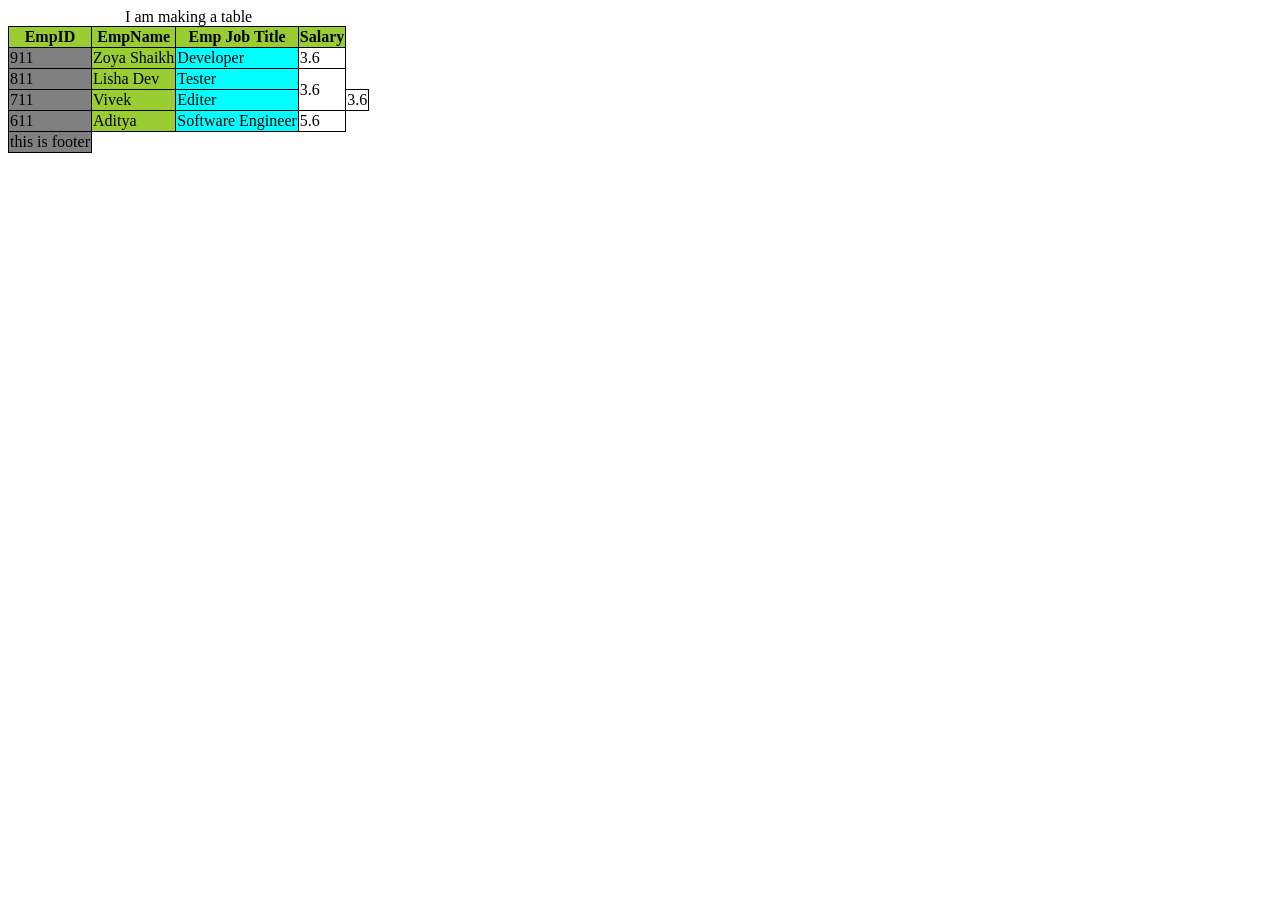
<file: index.html>
<!DOCTYPE html>
<html lang="en">
<head>
    <meta charset="UTF-8">
    <meta name="viewport" content="width=device-width, initial-scale=1.0">
    <title>Document</title>
    <style>
        td,
        th {
            border: 0.5px solid;
        }
        table {
            border-collapse: collapse;
        }
        thead {
            background-color: yellowgreen;
        }
    </style>
</head>
<body>
    <table>
        <colgroup>
            <col style="background-color: gray;">
            <col style="background-color: yellowgreen;">
        </colgroup>
        <thead>
            <tr>
                <th>EmpID</th>
                <th>EmpName</th>
                <th>Emp Job Title</th>
                <th>Salary</th>
            </tr>
        </thead>
        <tbody>
            <tr>
                <td>911</td>
                <td>Zoya Shaikh</td>
                <td>Developer</td>
                <td>3.6</td>
            </tr>
            <tr>
                <td>811</td>
                <td>Lisha Dev</td>
                <td>Tester</td>
                <td rowspan="2">3.6</td>
            </tr>
            <tr>
                <td>711</td>
                <td>Vivek</td>
                <td>Editer</td>
                <td>3.6</td>
            </tr>
            <tr>
                <td>611</td>
                <td>Aditya</td>
                <td>Software Engineer</td>
                <td>5.6</td>
            </tr>
            <caption>I am making a table</caption>
        </tbody>
        <tfoot>
                <tr>
                    <col style="background-color: aqua;">
                    <td>this is footer</td>
                </tr>
            </tfoot>
    </table>
</body>
</html>
</file>
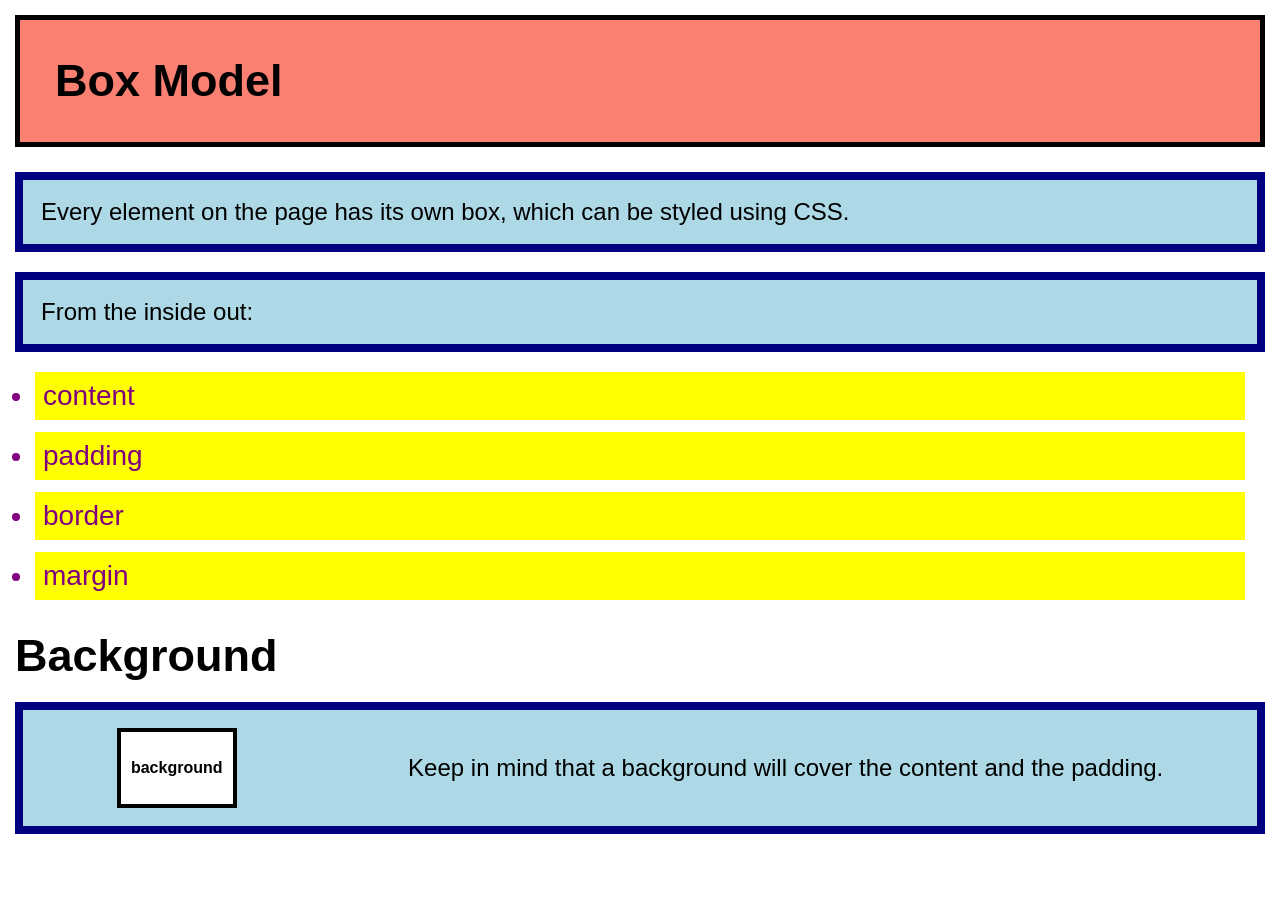
<file: boxmodel.html>
<!DOCTYPE html>
<html lang="en">
<head>
    <meta charset="UTF-8">
    <meta name="viewport" content="width=device-width, initial-scale=1.0">
    <title>CSS Box Model</title>
    <link rel="stylesheet" href="style.css">
    <style>
        *{
    margin:auto;
    padding:auto;
    box-sizing:border-box;
    font-family:Arial, Helvetica, sans-serif;
}

body{
    background:#ffffff;
    padding:15px;
}

.container{
    width:100%;
}

/* Heading */
.title-box{
    background:salmon;
    border:5px solid black;
    padding:35px;
    margin-bottom:25px;
}

.title-box h1{
    font-size:45px;
}


.info-box{
    background:lightblue;
    border:8px solid navy;
    padding:18px;
    margin-bottom:20px;
    font-size:24px;
}

/* List */
.list{
    margin:20px;
    font-size:28px;
}

.list li{
    background:yellow;
    color:purple;
    margin:12px 0;
    padding:8px;
}

h2{
    font-size:45px;
    margin:30px 0 20px;
}

/* Background  */
.background-box{
    background:lightblue;
    border:8px solid navy;
    padding:18px;
    display:flex;
    align-items:center;
    gap:20px;
}

.small-box{
    width:120px;
    height:80px;
    border:4px solid black;
    background:white;
    display:flex;
    justify-content:center;
    align-items:center;
    font-weight:bold;
}

.background-box p{
    font-size:24px;
}
    </style>
</head>
<body>

    <div class="container">

        <div class="title-box">
            <h1>Box Model</h1>
        </div>

        <div class="info-box">
            Every element on the page has its own box, which can be styled using CSS.
        </div>

        <div class="info-box">
            From the inside out:
        </div>

        <ul class="list">
            <li>content</li>
            <li>padding</li>
            <li>border</li>
            <li>margin</li>
        </ul>

        <h2>Background</h2>

        <div class="background-box">
            <div class="small-box">
                background
            </div>

            <p>
                Keep in mind that a background will cover the content and the padding.
            </p>
        </div>

    </div>

</body>
</html>
</file>
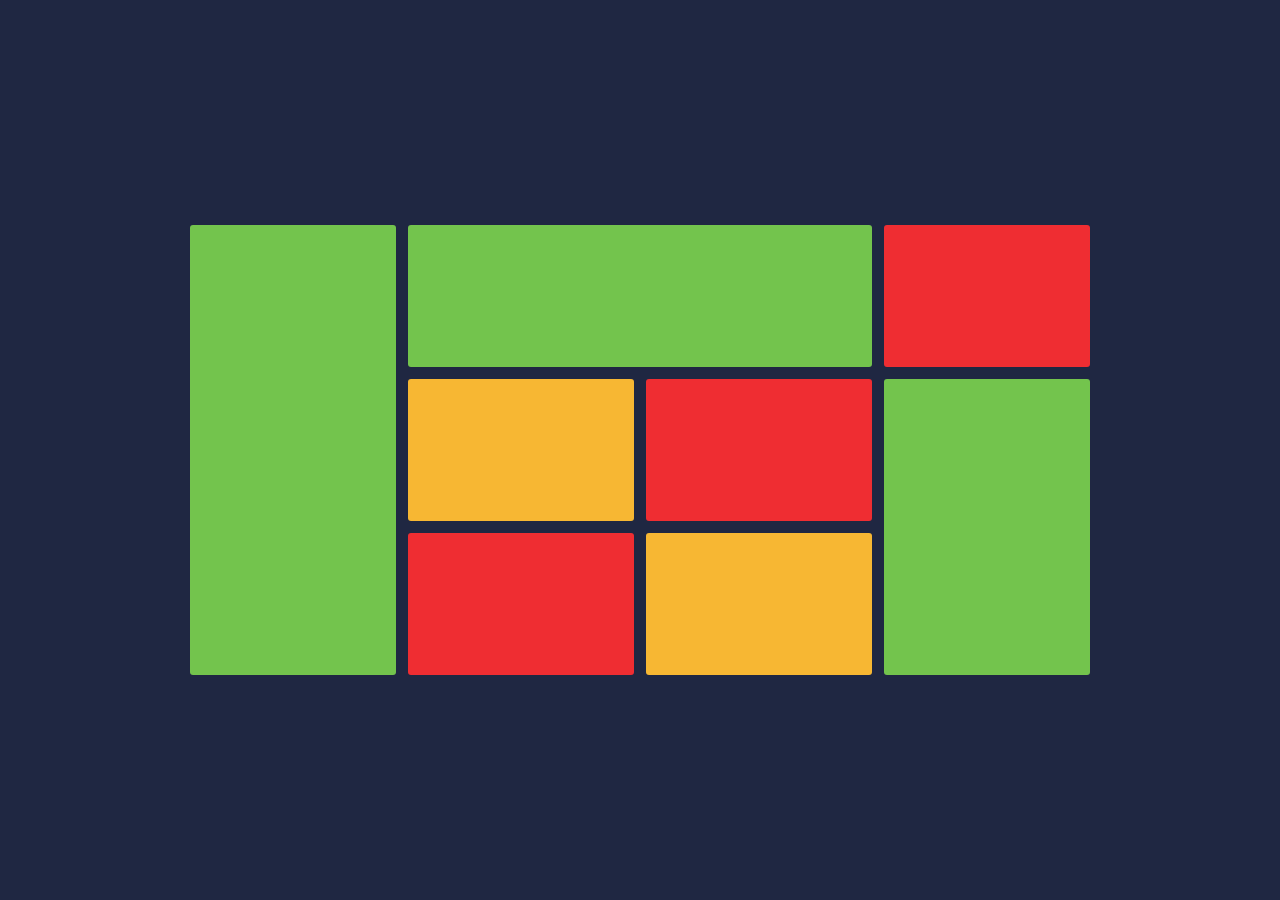
<file: Colar-Grid.html>
<!DOCTYPE html>
<html lang="en">
<head>
    <meta charset="UTF-8">
    <meta name="viewport" content="width=device-width, initial-scale=1.0">
    <title>color grid</title>
    <style>
        *{
    margin: 0;
    padding: 0;
    box-sizing: border-box;
}

body{
    background: #1f2742;
    display: flex;
    justify-content: center;
    align-items: center;
    height: 100vh;
}

#Container1{
    width: 900px;
    height: 450px;

    display: grid;
    gap: 12px;

    grid-template-columns: 1fr 1.1fr 1.1fr 1fr;
    grid-template-rows: repeat(3,1fr);
}
.items{
    border-radius: 3px;
}
#box1{
    background: #73c44d;
    grid-row: 1 / 4;
    grid-column: 1;
}
#box2{
    background: #73c44d;
    grid-column: 2 / 4;
}
#box3{
    background: #ef2d32;
    grid-column: 4;
}
#box4{
    background: #f7b733;
    grid-column: 2;
}
#box5{
    background: #ef2d32;
    grid-column: 3;
}
#box6{
    background: #73c44d;
    grid-column: 4;
    grid-row: 2 / 4;
}
#box7{
    background: #ef2d32;
    grid-column: 2;
}
#box8{
    background: #f7b733;
    grid-column: 3;
}
    </style>
</head>
<body>
    <section>
<div id="Container1">
    <div class="items" id="box1"></div>
    <div class="items" id="box2"></div>
    <div class="items" id="box3"></div>
    <div class="items" id="box4"></div>
    <div class="items" id="box5"></div>
    <div class="items" id="box6"></div>
    <div class="items" id="box7"></div>
    <div class="items" id="box8"></div>
</div>
    </section>
</body>
</html>
</file>
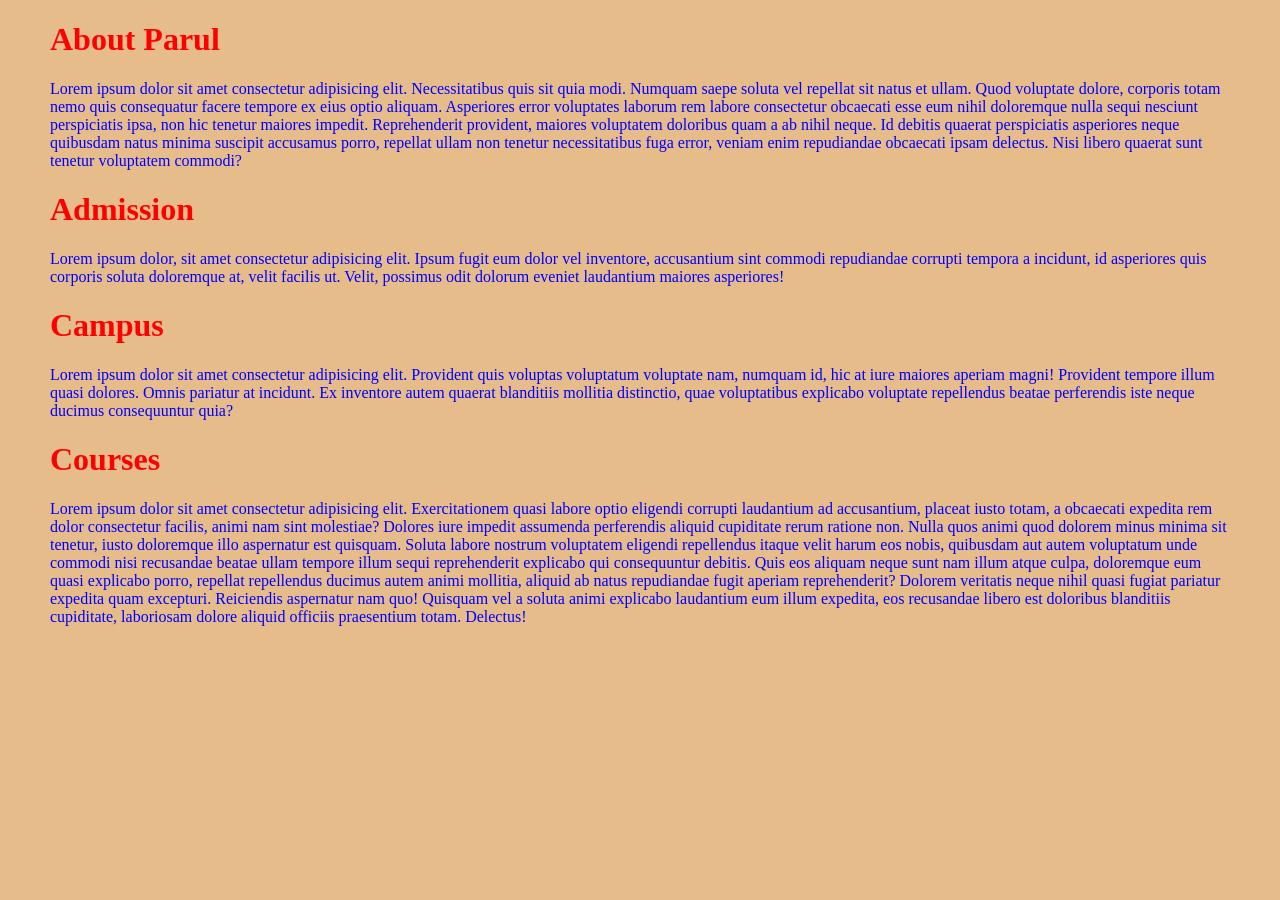
<file: css.html>
<!DOCTYPE html>
<html lang="en">
<head>
    <meta charset="UTF-8">
    <meta name="viewport" content="width=device-width, initial-scale=1.0">
    <title>Learn CSS</title>
    <style>
     h1{
        color: red;
     }
     p{
        color: blue;
     }
     body{
        background-color: rgb(230, 188, 138);
    margin-left: 50px;
    margin-right: 50px;
     }


    </style>
</head>
<body>
    <div>
    <h1 class="About">About Parul</h1>
    <p>Lorem ipsum dolor sit amet consectetur adipisicing elit. Necessitatibus quis sit quia modi. Numquam saepe soluta vel repellat sit natus et ullam. Quod voluptate dolore, corporis totam nemo quis consequatur facere tempore ex eius optio aliquam. Asperiores error voluptates laborum rem labore consectetur obcaecati esse eum nihil doloremque nulla sequi nesciunt perspiciatis ipsa, non hic tenetur maiores impedit. Reprehenderit provident, maiores voluptatem doloribus quam a ab nihil neque. Id debitis quaerat perspiciatis asperiores neque quibusdam natus minima suscipit accusamus porro, repellat ullam non tenetur necessitatibus fuga error, veniam enim repudiandae obcaecati ipsam delectus. Nisi libero quaerat sunt tenetur voluptatem commodi?</p>
    </div>
    <div>
        <h1>Admission</h1>
        <p>Lorem ipsum dolor, sit amet consectetur adipisicing elit. Ipsum fugit eum dolor vel inventore, accusantium sint commodi repudiandae corrupti tempora a incidunt, id asperiores quis corporis soluta doloremque at, velit facilis ut. Velit, possimus odit dolorum eveniet laudantium maiores asperiores!</p>
    </div>
    <div>
        <h1>Campus</h1>
        <p>Lorem ipsum dolor sit amet consectetur adipisicing elit. Provident quis voluptas voluptatum voluptate nam, numquam id, hic at iure maiores aperiam magni! Provident tempore illum quasi dolores. Omnis pariatur at incidunt. Ex inventore autem quaerat blanditiis mollitia distinctio, quae voluptatibus explicabo voluptate repellendus beatae perferendis iste neque ducimus consequuntur quia?</p>
    </div>
    <div>
        <h1>Courses</h1>
        <p>Lorem ipsum dolor sit amet consectetur adipisicing elit. Exercitationem quasi labore optio eligendi corrupti laudantium ad accusantium, placeat iusto totam, a obcaecati expedita rem dolor consectetur facilis, animi nam sint molestiae? Dolores iure impedit assumenda perferendis aliquid cupiditate rerum ratione non. Nulla quos animi quod dolorem minus minima sit tenetur, iusto doloremque illo aspernatur est quisquam. Soluta labore nostrum voluptatem eligendi repellendus itaque velit harum eos nobis, quibusdam aut autem voluptatum unde commodi nisi recusandae beatae ullam tempore illum sequi reprehenderit explicabo qui consequuntur debitis. Quis eos aliquam neque sunt nam illum atque culpa, doloremque eum quasi explicabo porro, repellat repellendus ducimus autem animi mollitia, aliquid ab natus repudiandae fugit aperiam reprehenderit? Dolorem veritatis neque nihil quasi fugiat pariatur expedita quam excepturi. Reiciendis aspernatur nam quo! Quisquam vel a soluta animi explicabo laudantium eum illum expedita, eos recusandae libero est doloribus blanditiis cupiditate, laboriosam dolore aliquid officiis praesentium totam. Delectus!</p>
    </div>
</body>
</html>
</file>
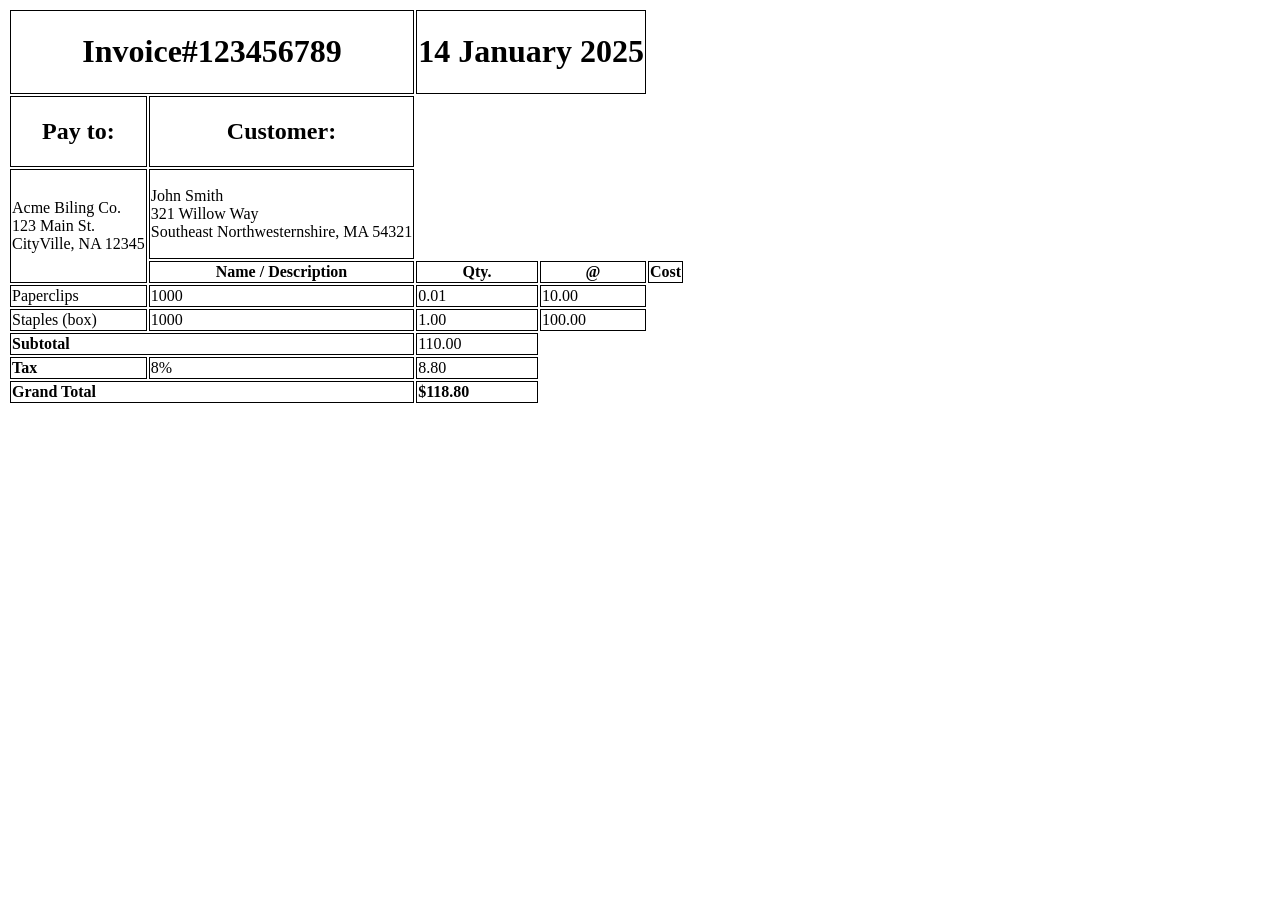
<file: day1.html>
<!DOCTYPE html>
<html lang="en">
<head>
    <meta charset="UTF-8">
    <meta name="viewport" content="width=device-width, initial-scale=1.0">
    <title>Document</title>
    <style>
        th,
        td {
            border: 0.5px solid;
        }
        table {
            border-collapse: separate;
        }
    </style>
</head>
<body>
    <table>
        <tbody>
            <thead>
            <tr>
                <th colspan="2"><h1>Invoice#123456789</h1></th>
                <th colspan="2"><h1>14 January 2025</h1></th>
            </tr>
            </thead>
            <tr>
                <th><h2>Pay to:</h2></th>
                <th rowspan="1"><h2>Customer:</h2></th>
            </tr>
            <tr>
                <td rowspan="2"><p>Acme Biling Co. <br>123 Main St. <br>CityVille, NA 12345</p></td>
                <td><p>John Smith <br>321 Willow Way <br>Southeast Northwesternshire, MA 54321</p></td>
            </tr>
            <tr>
                <th>Name / Description</th>
                <th>Qty.</th>
                <th>@</th>
                <th>Cost</th>
            </tr>
            <tr>
                <td>Paperclips</td>
                <td>1000</td>
                <td>0.01</td>
                <td>10.00</td>
            </tr>
            <tr>
                <td>Staples (box)</td>
                <td>1000</td>
                <td>1.00</td>
                <td>100.00</td>
            </tr>
            <tr>
                <td colspan="2"><b>Subtotal</b></td>
                <td>110.00</td>
            </tr>
            <tr>
                <td colspan="1"><b>Tax</b></td>
                <td>8%</td>
                <td>8.80</td>
            </tr>
            <tfoot>
                <tr>
                    <td colspan="2"><b>Grand Total</b></td>
                    <td><b>$118.80</b></td>
                </tr>
            </tfoot>
        </tbody>
    </table>
</body>
</html>
</file>
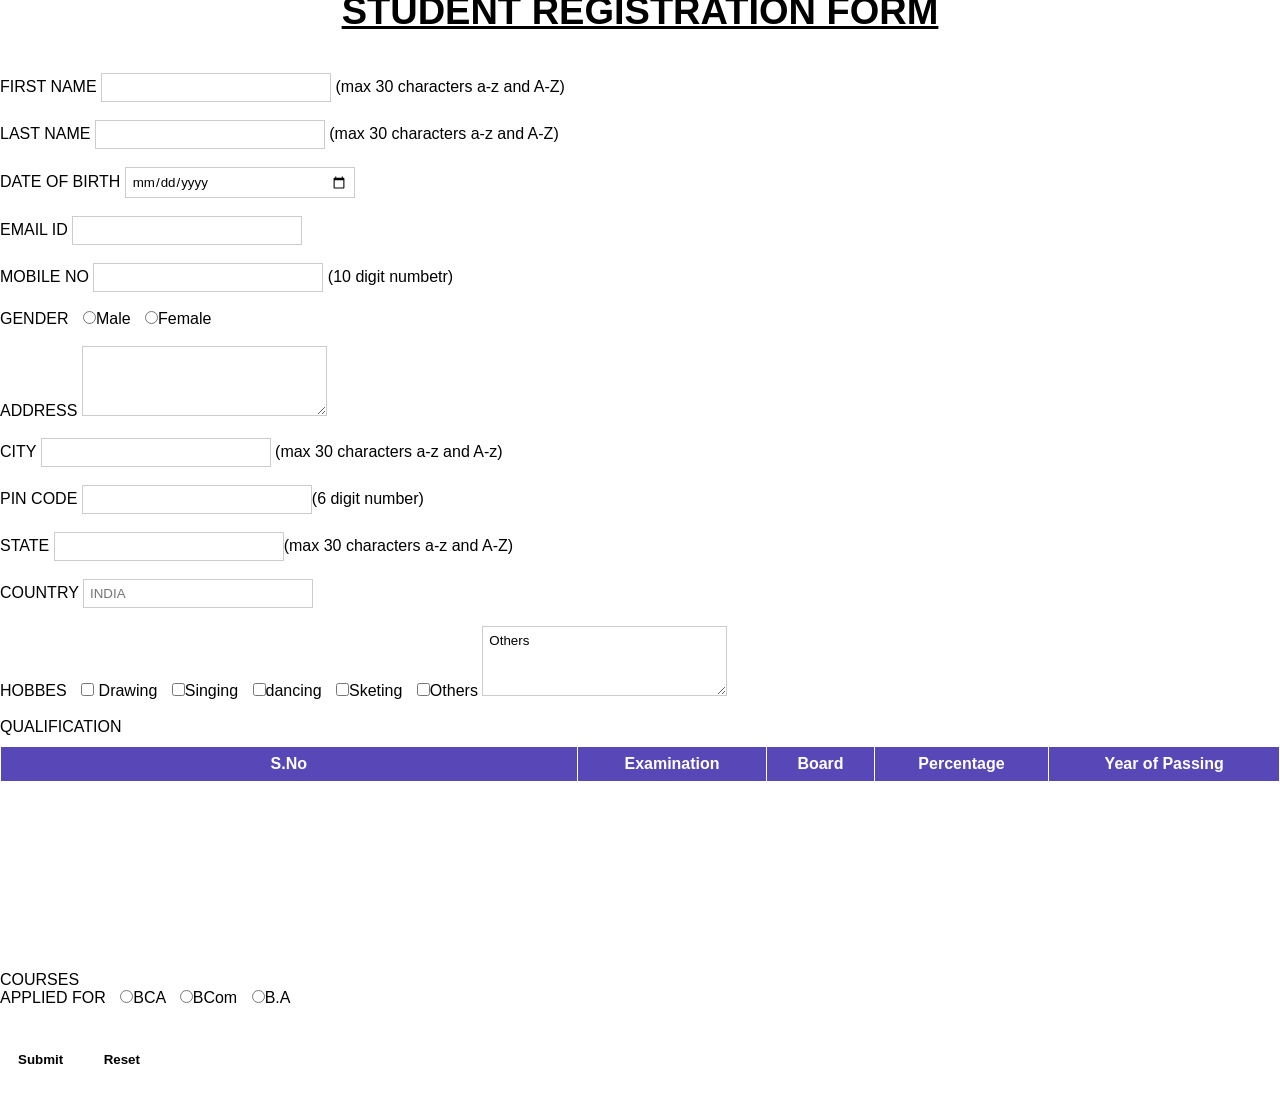
<file: dy.html>
<!DOCTYPE html>
<html lang="en">
<head>
    <meta charset="UTF-8">
    <meta name="viewport" content="width=device-width, initial-scale=1.0">
    <title>Document</title>
    <style>
        *{
    margin:0;
    padding:0;
    box-sizing:border-box;
    font-family:Arial, Helvetica, sans-serif;
}

body{
    background:#ffffff;
}

.container{
    width:900px;
    margin:30px auto;
    background:#6657c5;
    color:white;
    padding:25px 35px;
    border:2px solid #3f3196;
}

h1{
    text-align:center;
    color:black;
    background:white;
    padding:15px;
    margin:-25px -35px 25px -35px;
    font-size:38px;
}

div{
    margin-bottom:18px;
}

td{
    display:inline-block;
    width:170px;
    font-weight:bold;
    font-size:14px;
}

input[type=text],
input[type=email],
input[type=date],
input[type=number],
textarea{
    width:230px;
    padding:6px;
    border:1px solid #ccc;
    outline:none;
}

textarea{
    width:245px;
    height:70px;
}

input[type=radio],
input[type=checkbox]{
    margin-left:10px;
}

table{
    width:100%;
    border-collapse:collapse;
    margin-top:10px;
    color:white;
}

table,th,td{
    border:1px solid white;
}

th,td{
    padding:8px;
    text-align:center;
}

th{
    background:#5847b7;
}

input[type=submit],
input[type=reset]{
    padding:7px 18px;
    margin-top:20px;
    cursor:pointer;
    border:none;
    background:white;
    color:black;
    font-weight:bold;
}

input[type=submit]:hover{
    background:green;
    color:white;
}

input[type=reset]:hover{
    background:red;
    color:white;
}

small{
    color:#f0f0f0;
    font-size:12px;
}
    </style>
</head>
<body>    
    <div>
        <h1><U>STUDENT REGISTRATION FORM</U></h1>
    </div>
    <div>
        <td>FIRST NAME</td>
        <input type="text" maxlength="30" id="FIRST NAME">
        <td>(max 30 characters a-z and A-Z)</td>
    </div>
    
    <div>
        <td>LAST NAME</td>
        <input type="text" maxlength="30" id="LAST NAME">
        <td>(max 30 characters a-z and A-Z)</td>
    </div>
    <div>
        <td>DATE OF BIRTH</td>
        <input type="date">
    </div>
    <div>
        <td>EMAIL ID</td>
        <input type="email">
    </div>
    <div>
        <td>MOBILE NO</td>
        <input type="number" maxlength="10">
        <td>(10 digit numbetr)</td>
    </div>
    <div>
        <td><label>GENDER</label></td>
        <td><input type="radio" name="Male">Male</td>
        <td><input type="radio" name="Female">Female</td>


    </div>
    <div>
        <td>ADDRESS</td>
        <textarea name="Address" id="ADDRESS"></textarea>
    </div>
    <div>
        <td>CITY <input type="text" maxlength="30"></td>
        <td>(max 30 characters a-z and A-z)</td>
    </div>
    <div>
        <td>PIN CODE <input type="number" maxlength="6">(6 digit number)</td>
    </div>
    <div>
        <td>STATE <input type="text" maxlength="30">(max 30 characters a-z and A-Z)</td>
    </div>
    <div>
        <td>COUNTRY <input type="text" placeholder="INDIA" readonly></td>
    </div>
    <div>
        <td>HOBBES</td>
        <input type="checkbox" > Drawing
        <input type="checkbox" >Singing
        <input type="checkbox" >dancing
        <input type="checkbox" >Sketing
        <input type="checkbox">Others <textarea rows>Others</textarea>
    </div>
    <div>
        <td>QUALIFICATION</td>
        <table>
            <tr>
                <th>S.No</th>
                <th> Examination</th>
                <th>Board</th>
                <th>Percentage</th>
                <th>Year of Passing</th>
            </tr>
            <tr>
                <td>1</td>
                <td colspan="3">Class X</td>
            </tr>
            <tr>
                <td>2</td>
                <td colspan="3">Class XII</td>
            </tr>
            <tr>
                <td>2</td>
                <td colspan="3">Graduation</td>
            </tr>
            <tr>
                <td>4</td>
                <td colspan="3">Masters</td>
            </tr>
            <tfoot>
                <tr>
                    <td colspan="2">(10 chars max)</td>
                    <td colspan="1">(uoto 2 decimal)</td>
                </tr>
            </tfoot>
        </table>
    </div>
    <div>
        <td>COURSES <br>APPLIED FOR</td>
        <input type="radio">BCA
        <input type="radio">BCom
        <input type="radio">B.A
    </div>
    <div>
        <input type="submit">
        <input type="reset">
    </div>
</body>
</html>
</file>
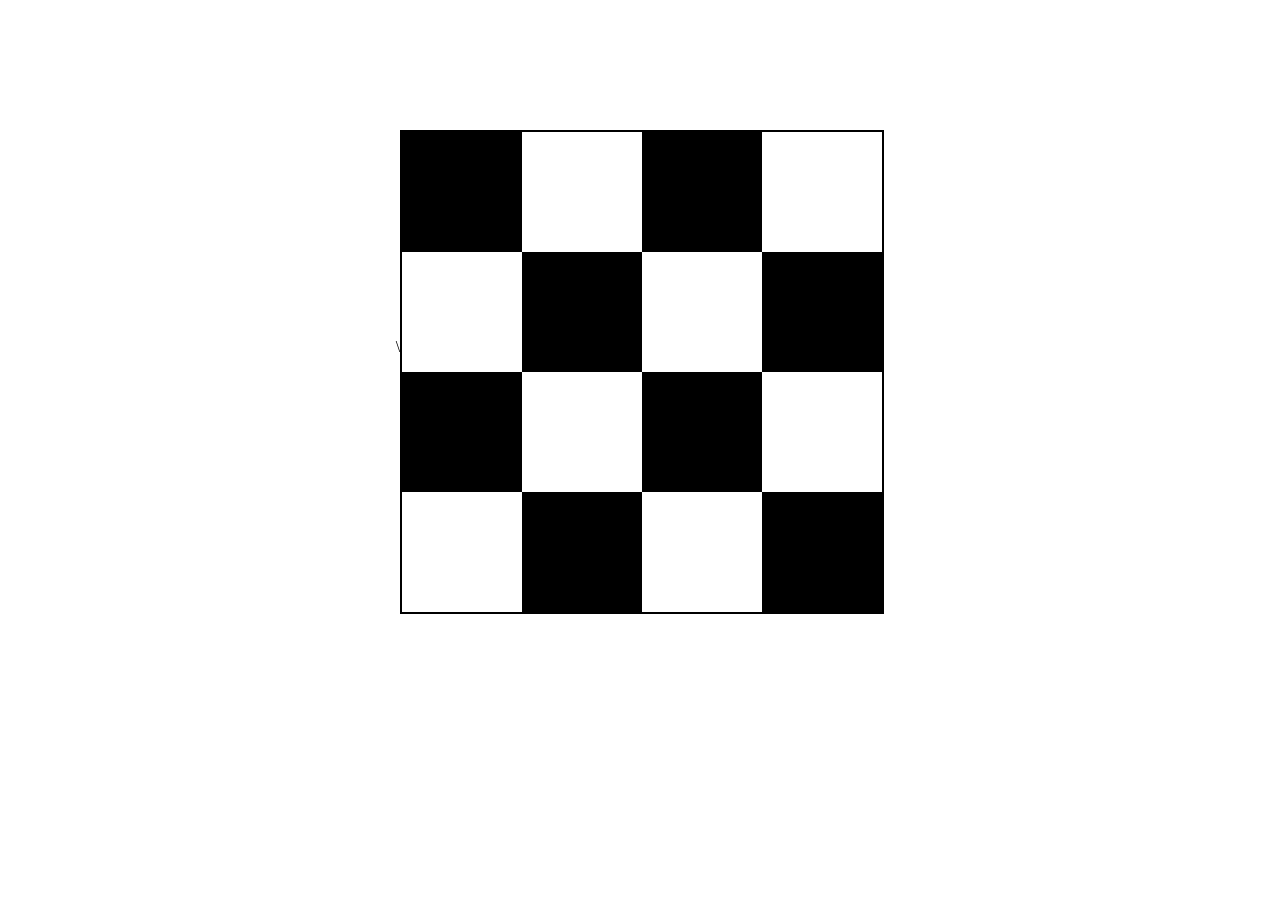
<file: GridCSSChesBoard.html>
<!DOCTYPE html>
<html lang="en">
<head>
    <meta charset="UTF-8">
    <meta name="viewport" content="width=device-width, initial-scale=1.0">
    <title>grid-CSS</title>\
    <style>


        *{
            margin: 0;
            padding: 0;
            box-sizing: border-box;
        }
        body{
            display: flex;
            justify-content: center;
            align-items: center;
            padding: 80px;
        }        
     #container1{
    display: grid;
    grid-template-columns: repeat(4, 120px);
    grid-template-rows: repeat(4, 120px);
    justify-content: center;
    margin-top: 50px;
    width: fit-content;
    border: none;
    border: 2px solid black;

}

.grid-items{
    color: white;
    display: flex;
    justify-content: center;
    align-items: center;
    font-size: 25px;

}
.white{
    background-color: black;
}
.black{
    background-color: white;
}

    </style>
</head>
<body>
    <div id="container1">
        <div class="grid-items white"></div>
        <div class="grid-items black"></div>
        <div class="grid-items white"></div>
        <div class="grid-items black"></div>
        <div class="grid-items black"></div>
        <div class="grid-items white"></div>
        <div class="grid-items black"></div>
        <div class="grid-items white"></div>
        <div class="grid-items white"></div>
        <div class="grid-items black"></div>
        <div class="grid-items white"></div>
        <div class="grid-items black"></div>
        <div class="grid-items black"></div>
        <div class="grid-items white"></div>
        <div class="grid-items black"></div>
        <div class="grid-items white"></div>
    </div>
</body>
</html>
</file>
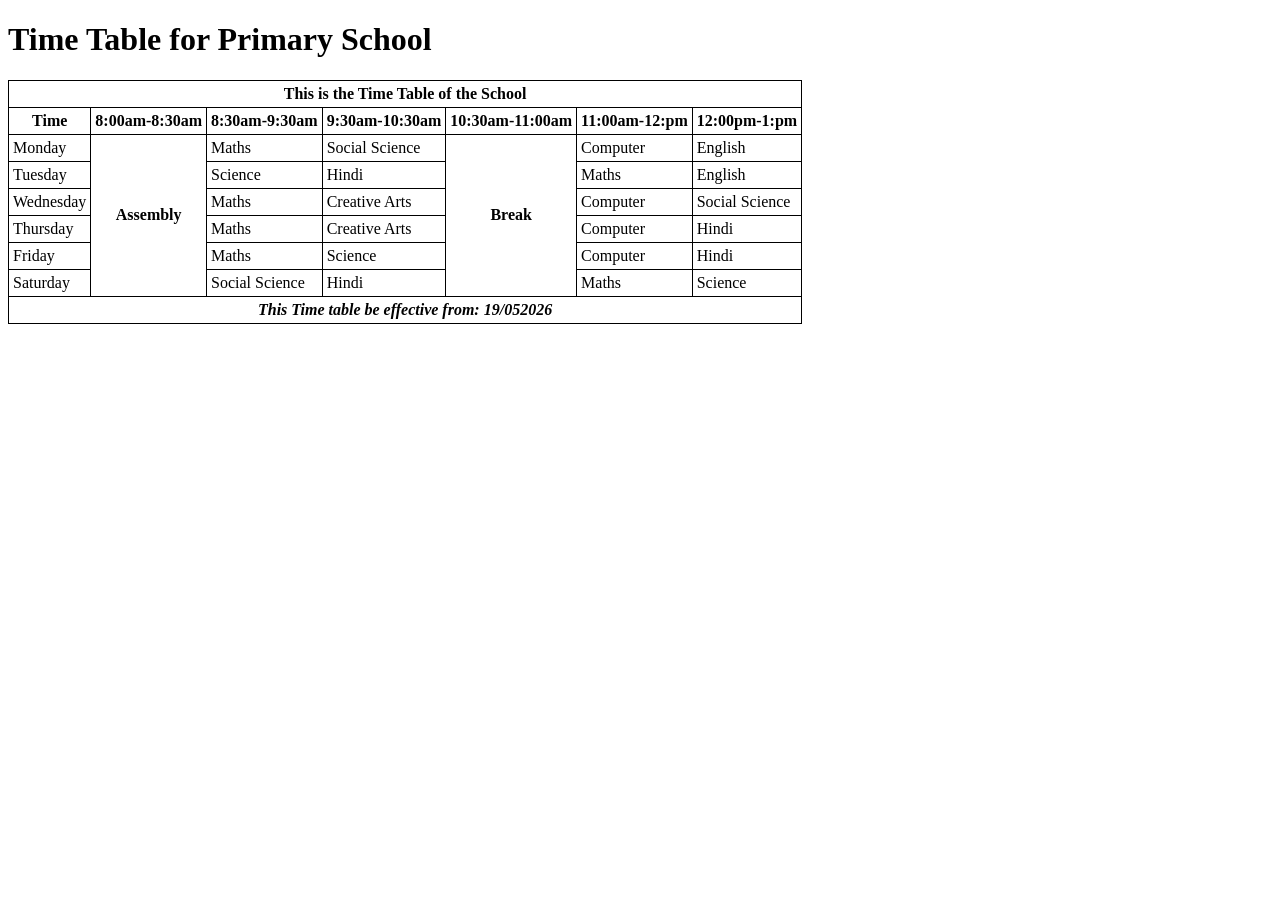
<file: index1.html>
<!DOCTYPE html>
<html lang="en">
<head>
    <meta charset="UTF-8">
    <meta name="viewport" content="width=device-width, initial-scale=1.0">
    <title>Document</title>
    <style>
        td,
        th {
            border: 0.5px solid;
            padding: 4px;
        }
        table {
            border-collapse: collapse;
        }

        tfoot{
            text-align: center;
        }
    </style>
</head>
<body>
    <table>
        <thead>
            <h1>Time Table for Primary School</h1>
            <thead>
                <tr>
                    <th colspan="7">This is the Time Table of the School</th>
                </tr>
            </thead>
            <tr>
                <th>Time</th>
                <th>8:00am-8:30am</th>
                <th>8:30am-9:30am</th>
                <th>9:30am-10:30am</th>
                <th>10:30am-11:00am</th>
                <th>11:00am-12:pm</th>
                <th>12:00pm-1:pm</th>
            </tr>
        </thead>
        <tr>
            <td>Monday</td>
            <td style="text-align: center;" rowspan="6"><b>Assembly</b></td>
            <td>Maths</td>
            <td>Social Science</td>
            <td style="text-align: center;" rowspan="6"><b>Break</b></td>
            <td>Computer</td>
            <td>English</td>
        </tr>
        <tr>
            <td>Tuesday</td>
            <td>Science</td>
            <td>Hindi</td>
            <td>Maths</td>
            <td>English</td>
        </tr>
        <tr>
            <td>Wednesday</td>
            <td>Maths</td>
            <td>Creative Arts</td>
            <td>Computer</td>
            <td>Social Science</td>
        </tr>
        <tr>
            <td>Thursday</td>
            <td>Maths</td>
            <td>Creative Arts</td>
            <td>Computer</td>
            <td>Hindi</td>
        </tr>
        <tr>
            <td>Friday</td>
            <td>Maths</td>
            <td>Science</td>
            <td>Computer</td>
            <td>Hindi</td>
        </tr>
        <tr>
            <td>Saturday</td>
            <td>Social Science</td>
            <td>Hindi</td>
            <td>Maths</td>
            <td>Science</td>
        </tr>
        <tfoot>
        <tr>
            <td colspan="7"><strong><i>This Time table be effective from: 19/052026</i></strong></td>
        </tr>
    </tfoot>
    </table>
</body>
</html>
</file>
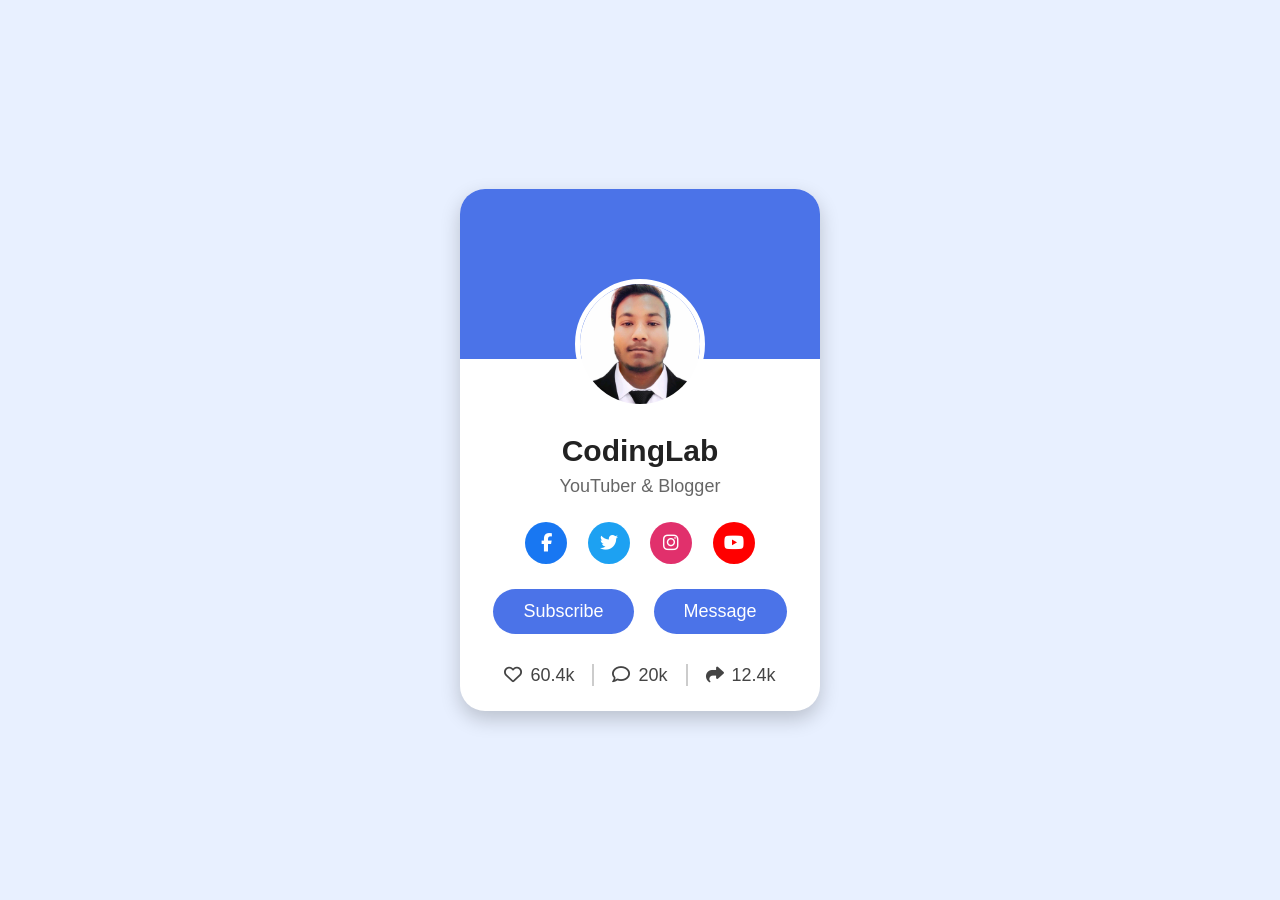
<file: profile-Card.html>
<!DOCTYPE html>
<html lang="en">
<head>
    <meta charset="UTF-8">
    <meta name="viewport" content="width=device-width, initial-scale=1.0">
    <title>Profile Card</title>

    <!-- Font Awesome -->
    <link rel="stylesheet"
        href="https://cdnjs.cloudflare.com/ajax/libs/font-awesome/6.5.2/css/all.min.css">

    <link rel="stylesheet" href="style.css">
    <style>
        *{
    margin:0;
    padding:0;
    box-sizing:border-box;
    font-family:Arial, Helvetica, sans-serif;
}

body{
    height:100vh;
    display:flex;
    justify-content:center;
    align-items:center;
    background:#e8f0ff;
}

.card{
    width:360px;
    background:#fff;
    border-radius:25px;
    overflow:hidden;
    box-shadow:0 8px 20px rgba(0,0,0,.2);
    position:relative;
}

.top-section{
    height:170px;
    background:#4b73e8;
}

.profile-image{
    position:absolute;
    top:90px;
    left:50%;
    transform:translateX(-50%);
    width:130px;
    height:130px;
    border-radius:50%;
    border:5px solid white;
    overflow:hidden;
    background:#4b73e8;
}

.profile-image img{
    width:100%;
    height:100%;
    object-fit:cover;
}

.content{
    padding-top:75px;
    padding-bottom:25px;
    text-align:center;
}

.content h2{
    font-size:30px;
    color:#222;
}

.content p{
    margin-top:8px;
    color:#666;
    font-size:18px;
}

.social-icons{
    margin:25px 0;
}

.social-icons a{
    width:42px;
    height:42px;
    display:inline-flex;
    justify-content:center;
    align-items:center;
    border-radius:50%;
    color:white;
    text-decoration:none;
    margin:0 8px;
    font-size:18px;
}

.social-icons a:nth-child(1){
    background:#1877F2;
}

.social-icons a:nth-child(2){
    background:#1DA1F2;
}

.social-icons a:nth-child(3){
    background:#E1306C;
}

.social-icons a:nth-child(4){
    background:#FF0000;
}

.buttons{
    display:flex;
    justify-content:center;
    gap:20px;
    margin-bottom:30px;
}

.buttons button{
    border:none;
    outline:none;
    background:#4b73e8;
    color:white;
    padding:12px 30px;
    font-size:18px;
    border-radius:30px;
    cursor:pointer;
    transition:.3s;
}

.buttons button:hover{
    background:#355bd0;
}

.stats{
    display:flex;
    justify-content:center;
    align-items:center;
}

.stat{
    display:flex;
    align-items:center;
    gap:8px;
    color:#444;
    font-size:18px;
}

.divider{
    width:2px;
    height:22px;
    background:#ccc;
    margin:0 18px;
}
    </style>
</head>
<body>

<div class="card">

    <div class="top-section"></div>

    <div class="profile-image">
        <img src="/mypic.png" alt="Profile">
    </div>

    <div class="content">

        <h2>CodingLab</h2>
        <p>YouTuber & Blogger</p>

        <div class="social-icons">
            <a href="#"><i class="fab fa-facebook-f"></i></a>
            <a href="#"><i class="fab fa-twitter"></i></a>
            <a href="#"><i class="fab fa-instagram"></i></a>
            <a href="#"><i class="fab fa-youtube"></i></a>
        </div>

        <div class="buttons">
            <button>Subscribe</button>
            <button>Message</button>
        </div>

        <div class="stats">

            <div class="stat">
                <i class="far fa-heart"></i>
                <span>60.4k</span>
            </div>

            <div class="divider"></div>

            <div class="stat">
                <i class="far fa-comment"></i>
                <span>20k</span>
            </div>

            <div class="divider"></div>

            <div class="stat">
                <i class="fas fa-share right"></i>
                <span>12.4k</span>
            </div>

        </div>

    </div>

</div>

</body>
</html>
</file>
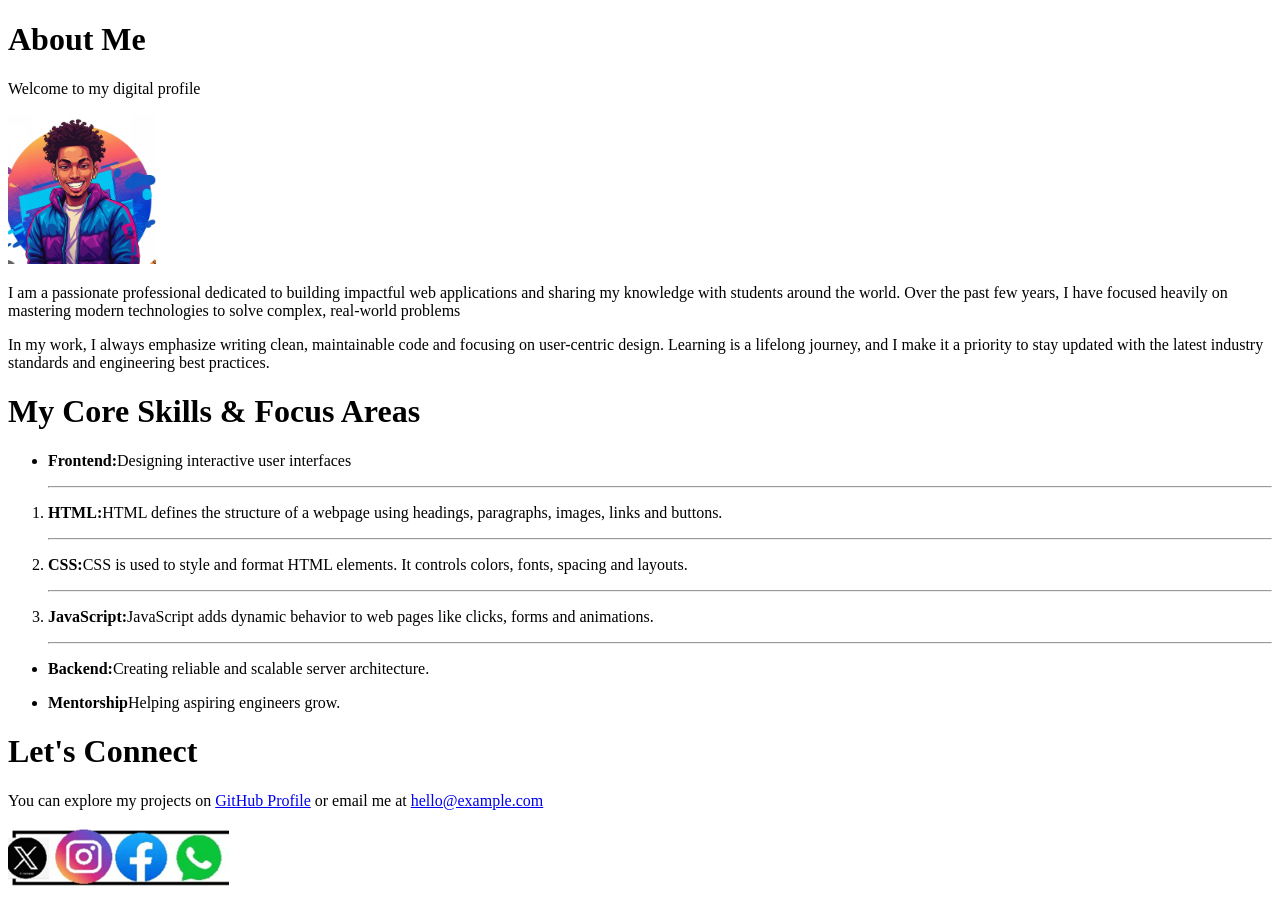
<file: profile.html>
<!DOCTYPE html>
<html lang="en">
<head>
    <meta charset="UTF-8">
    <meta name="viewport" content="width=device-width, initial-scale=1.0">
    <title>potfolio</title>
    <style>
        p:hover{
            color: rgb(242, 242, 95);
        }
        .im{
            right: 100%;
        }
    </style>
</head>
<body>
    <div>
        <h1>About Me</h1>
    </div>
    <div>
        <p>Welcome to my digital profile</p>
    </div>
    <div>
        <img src="/profileimage.png" alt="profileimahe" height="150px">
    </div>
    <div>
       <p>I am a passionate professional dedicated to building impactful web applications and sharing my knowledge with students around the world. Over the past few years, I have focused heavily on mastering modern technologies to solve complex, real-world problems</p>
       <p>In my work, I always emphasize writing clean, maintainable code and focusing on user-centric design. Learning is a lifelong journey, and I make it a priority to stay updated with the latest industry standards and engineering best practices.</p>
    </div>
    <div>
        <h1>My Core Skills & Focus Areas</h1>
    </div>
    <div>
        <ul>
            <li>
                <p><b>Frontend:</b>Designing interactive user interfaces</p><hr>
            </li>
        </ul>
    </div>
    <div>
        <ol>
            <li>
                <td>
                    <p><b>HTML:</b>HTML defines the structure of a webpage using headings, paragraphs, images, links and buttons.</p></li><hr>
                </td>
                <li>
                <td><p><b>CSS:</b>CSS is used to style and format HTML elements. It controls colors, fonts, spacing and layouts.</p></td><hr>
                </li>
                <li>
                    <p><b>JavaScript:</b>JavaScript adds dynamic behavior to web pages like clicks, forms and animations.</p><hr>
                </li>
            </li>
        </ol>
        <ul>
            <li>
                <td>
                    <p><b>Backend:</b>Creating reliable and scalable server architecture.</p>
                    <li>
                        <p><b>Mentorship</b>Helping aspiring engineers grow.</p>
                    </li>
                </td>
                    
            </li>
        </ul>
    </div>
    <div>
        <h1>Let's Connect</h1>
        <p>You can explore my projects on <a href="GitHub Profile">GitHub Profile</a> or email me at <a href="hello@example.com.">hello@example.com</a></p>
    </div>
    <div class="im">
        <img src="/ximage.png" alt="ximage">
    </div>
</body>
</html>
</file>
<file: style.css>
* {
    margin: 0;
    padding: 0;
    box-sizing: border-box;
    font-family: gilroy, sans-serif;
}

html,
body {
    height: 100vh;
    width: 100vw;
}
 .container1{
            margin: 20px;
            padding: 20px;
            text-align: center;

        }
        .cl{
            color: rgb(69, 69, 177);
            font-size: 40px;
        }
        .RE{
            margin: 20px;
        }
        .container2{
            text-align: center;
            width: 1000px;
            height: 300px;
            border-radius: 30px;
            background-color: whitesmoke;
            overflow: hidden;
        }
        .container3{
            text-align: center;
             width: 1000px;
            height: 300px;
            border-radius: 30px;
            background-color: whitesmoke;
             overflow: hidden;
        }
        .container4{
            text-align: center;
             width: 1000px;
            height: 300px;
            border-radius: 30px;
            background-color: whitesmoke;
             overflow: hidden;
        }
        .Sc1{
            display: flex;
            width: 1200px;
            gap: 100px;
            margin: 180px;
            position: relative;
            top: -140px;
            padding: auto;
        }
        .Jo{
            margin: 15px;
        }
        .So{
            margin: 15px;
            color: rgb(242, 93, 93);
            font-size: 20px;
        }
        .St{
            margin: 15px;
            font-size: 30px;
        }
        .Lo{
            font-size: 20px;
        }
        .Lo:hover{
    transform:translateY(15px);
    color: rgb(230, 76, 76);
}

/* original code  */
.icons{
    height: 89px;
    width: 110px;
    background-color:  rgb(79, 79, 225);
    position: relative;
    border-radius: 35%;
    right: -260px;
    top: -280px;
}
.container2 .IC{
   position: absolute;

}
</file>
